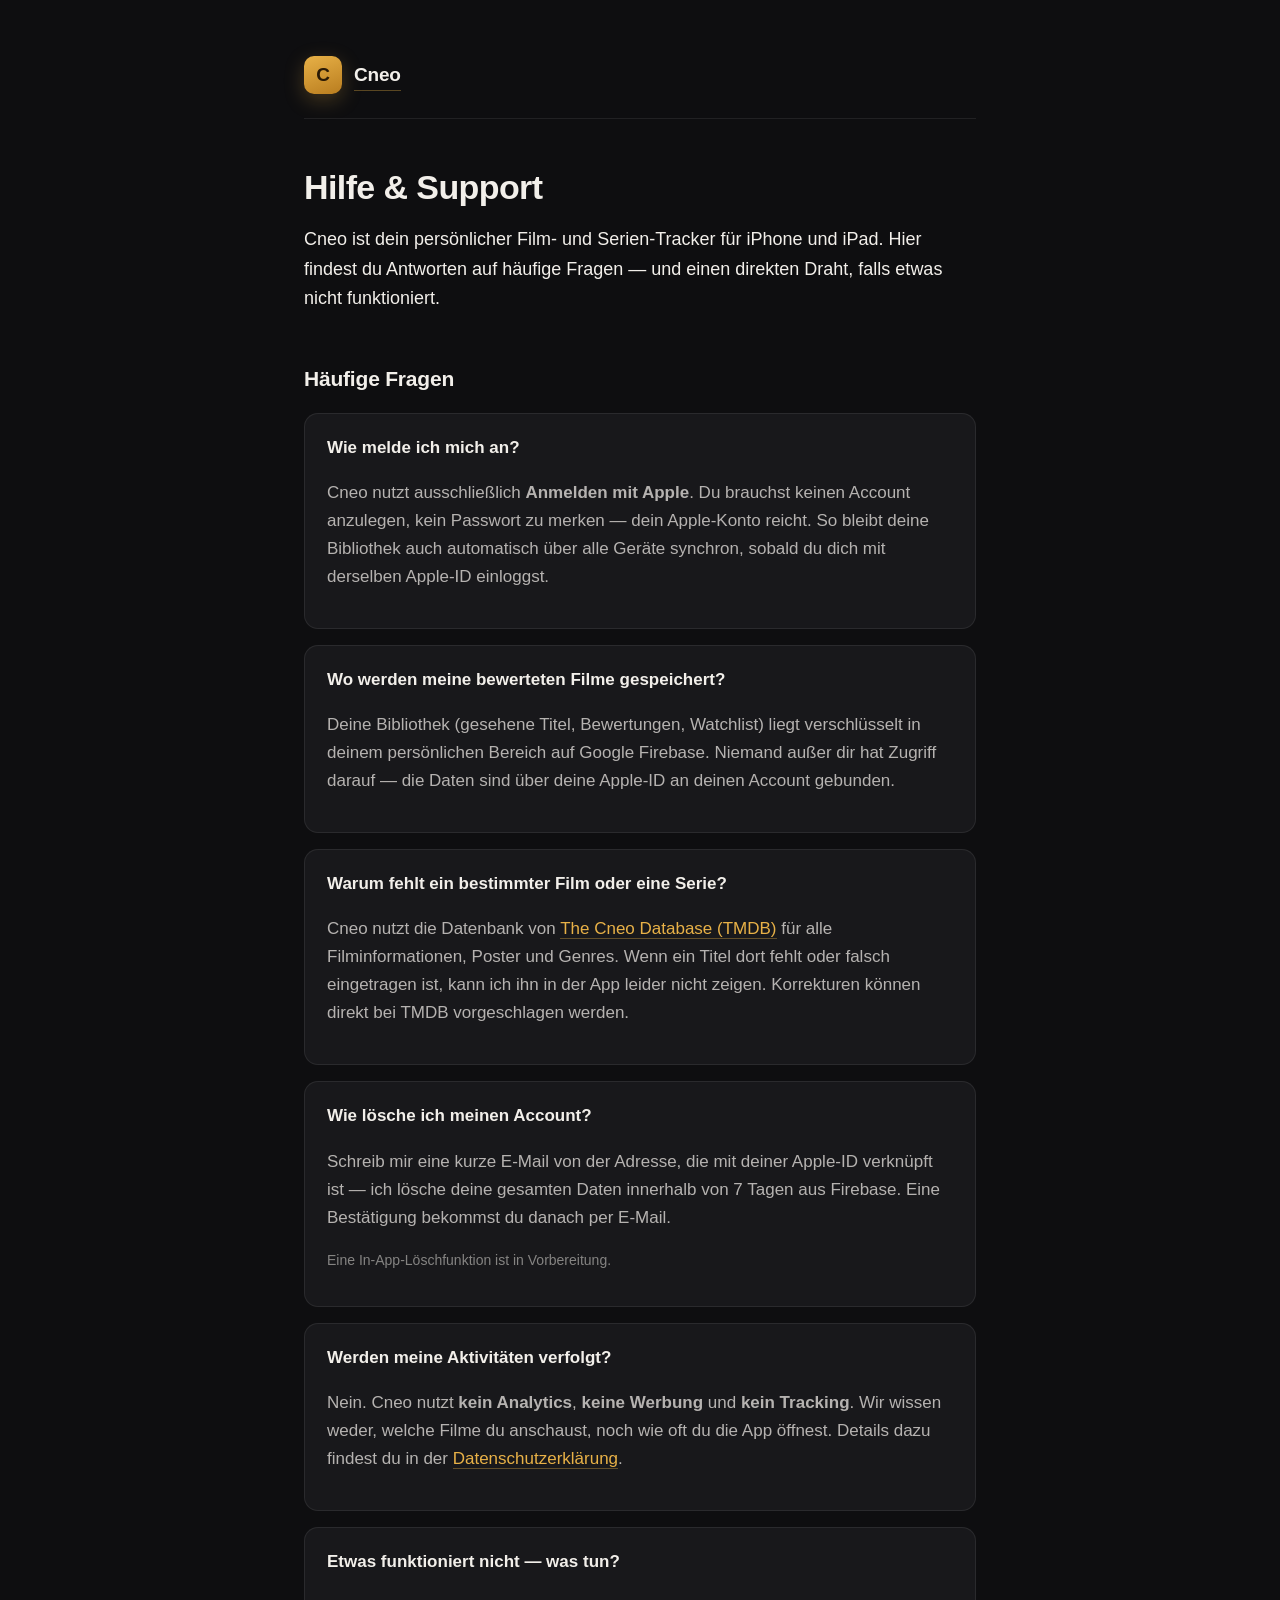
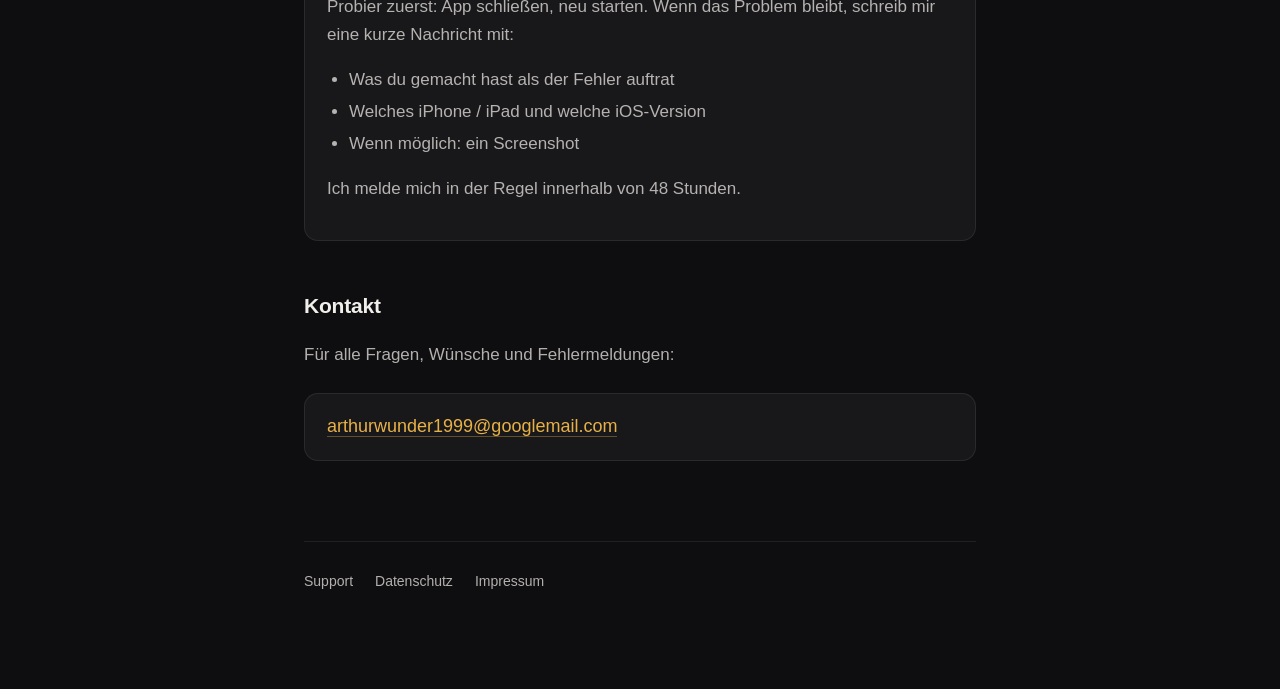
<file: index.html>
<!DOCTYPE html>
<html lang="de">
<head>
  <meta charset="UTF-8">
  <meta name="viewport" content="width=device-width, initial-scale=1.0">
  <meta name="robots" content="index, follow">
  <title>Cneo · Support</title>
  <meta name="description" content="Support und Hilfe zur Cneo-App – dein Film- und Serien-Tracker für iPhone und iPad.">
  <link rel="stylesheet" href="style.css">
</head>
<body>
  <div class="wrap">
    <header class="brand">
      <div class="logo">C</div>
      <a href="index.html" class="brand-link">Cneo</a>
    </header>

    <h1>Hilfe &amp; Support</h1>
    <p class="lead">Cneo ist dein persönlicher Film- und Serien-Tracker für iPhone und iPad. Hier findest du Antworten auf häufige Fragen — und einen direkten Draht, falls etwas nicht funktioniert.</p>

    <h2>Häufige Fragen</h2>

    <div class="card">
      <h3>Wie melde ich mich an?</h3>
      <p>Cneo nutzt ausschließlich <strong>Anmelden mit Apple</strong>. Du brauchst keinen Account anzulegen, kein Passwort zu merken — dein Apple-Konto reicht. So bleibt deine Bibliothek auch automatisch über alle Geräte synchron, sobald du dich mit derselben Apple-ID einloggst.</p>
    </div>

    <div class="card">
      <h3>Wo werden meine bewerteten Filme gespeichert?</h3>
      <p>Deine Bibliothek (gesehene Titel, Bewertungen, Watchlist) liegt verschlüsselt in deinem persönlichen Bereich auf Google Firebase. Niemand außer dir hat Zugriff darauf — die Daten sind über deine Apple-ID an deinen Account gebunden.</p>
    </div>

    <div class="card">
      <h3>Warum fehlt ein bestimmter Film oder eine Serie?</h3>
      <p>Cneo nutzt die Datenbank von <a href="https://www.themoviedb.org" target="_blank" rel="noopener">The Cneo Database (TMDB)</a> für alle Filminformationen, Poster und Genres. Wenn ein Titel dort fehlt oder falsch eingetragen ist, kann ich ihn in der App leider nicht zeigen. Korrekturen können direkt bei TMDB vorgeschlagen werden.</p>
    </div>

    <div class="card">
      <h3>Wie lösche ich meinen Account?</h3>
      <p>Schreib mir eine kurze E-Mail von der Adresse, die mit deiner Apple-ID verknüpft ist — ich lösche deine gesamten Daten innerhalb von 7 Tagen aus Firebase. Eine Bestätigung bekommst du danach per E-Mail.</p>
      <p class="meta">Eine In-App-Löschfunktion ist in Vorbereitung.</p>
    </div>

    <div class="card">
      <h3>Werden meine Aktivitäten verfolgt?</h3>
      <p>Nein. Cneo nutzt <strong>kein Analytics</strong>, <strong>keine Werbung</strong> und <strong>kein Tracking</strong>. Wir wissen weder, welche Filme du anschaust, noch wie oft du die App öffnest. Details dazu findest du in der <a href="datenschutz.html">Datenschutzerklärung</a>.</p>
    </div>

    <div class="card">
      <h3>Etwas funktioniert nicht — was tun?</h3>
      <p>Probier zuerst: App schließen, neu starten. Wenn das Problem bleibt, schreib mir eine kurze Nachricht mit:</p>
      <ul>
        <li>Was du gemacht hast als der Fehler auftrat</li>
        <li>Welches iPhone / iPad und welche iOS-Version</li>
        <li>Wenn möglich: ein Screenshot</li>
      </ul>
      <p>Ich melde mich in der Regel innerhalb von 48 Stunden.</p>
    </div>

    <h2>Kontakt</h2>
    <p>Für alle Fragen, Wünsche und Fehlermeldungen:</p>
    <div class="contact">
      <a href="mailto:arthurwunder1999@googlemail.com">arthurwunder1999@googlemail.com</a>
    </div>

    <footer>
      <a href="index.html">Support</a>
      <a href="datenschutz.html">Datenschutz</a>
      <a href="impressum.html">Impressum</a>
    </footer>
  </div>
</body>
</html>
</file>
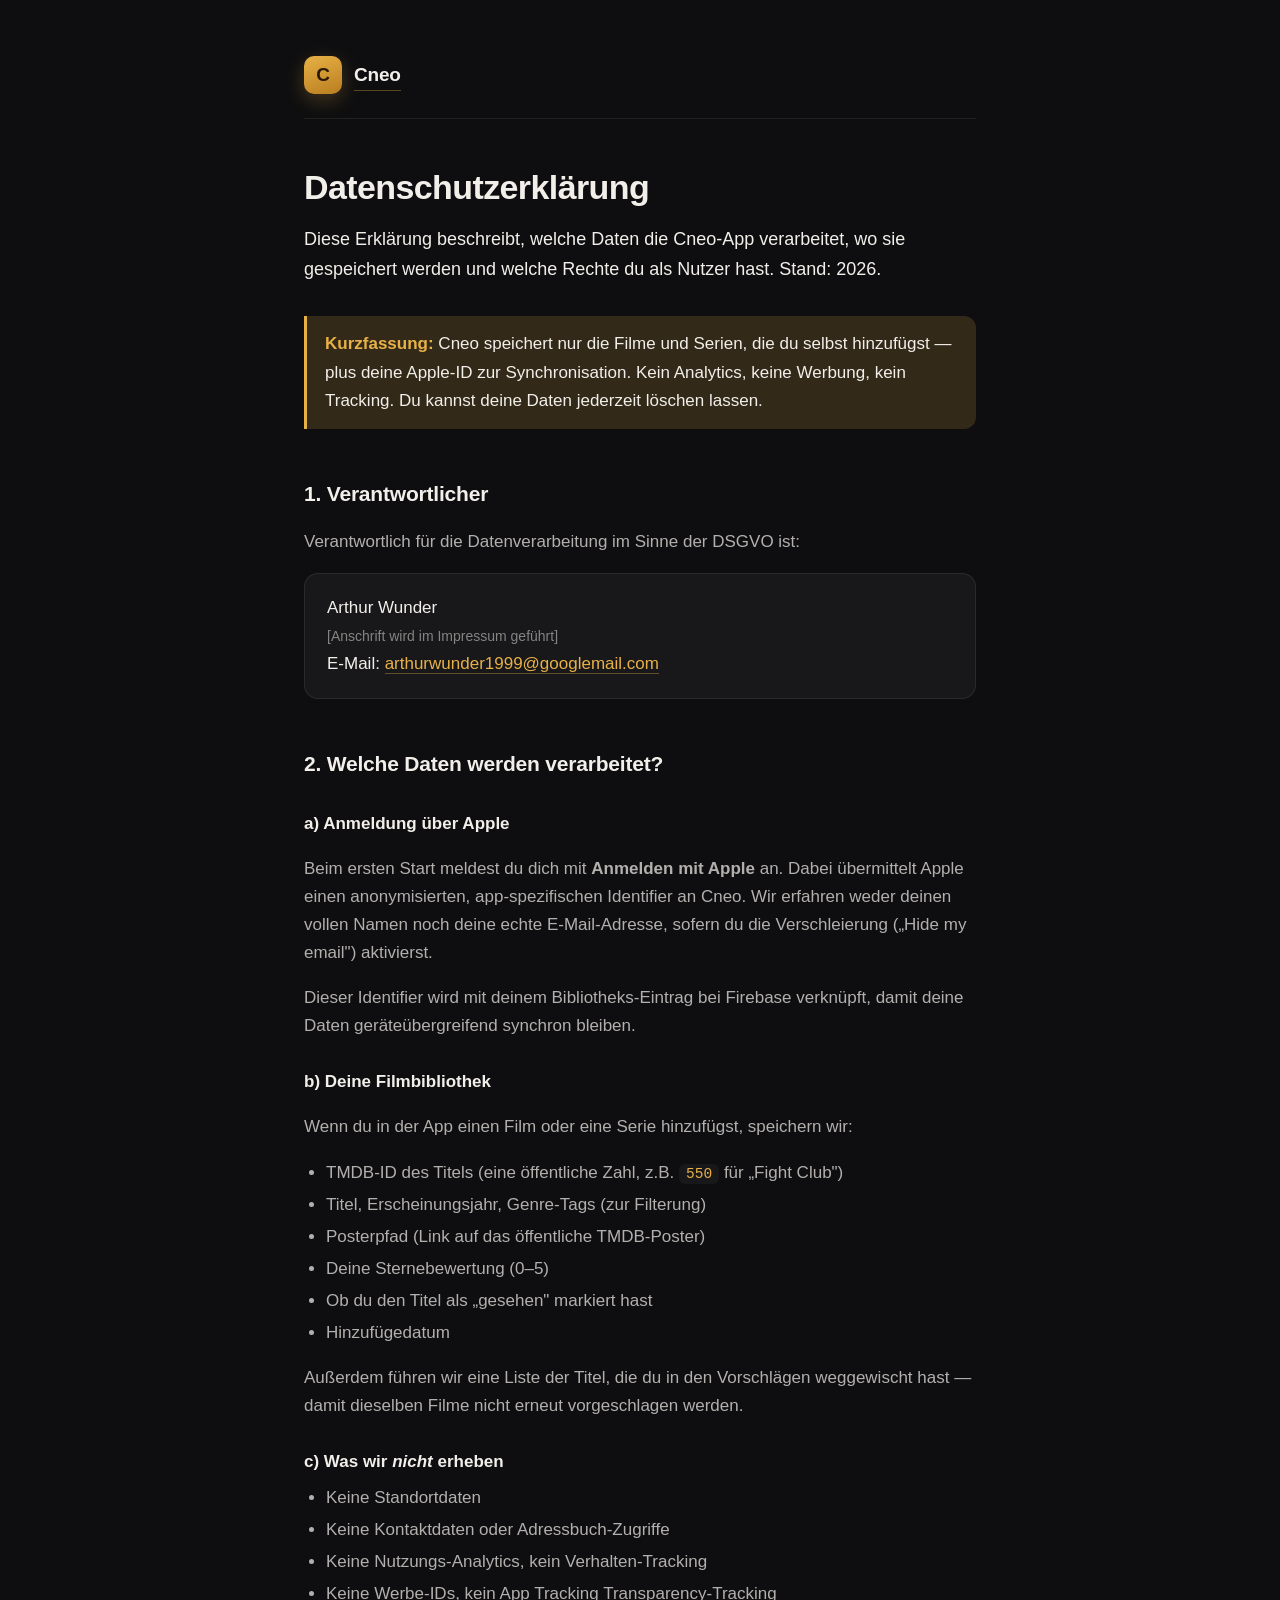
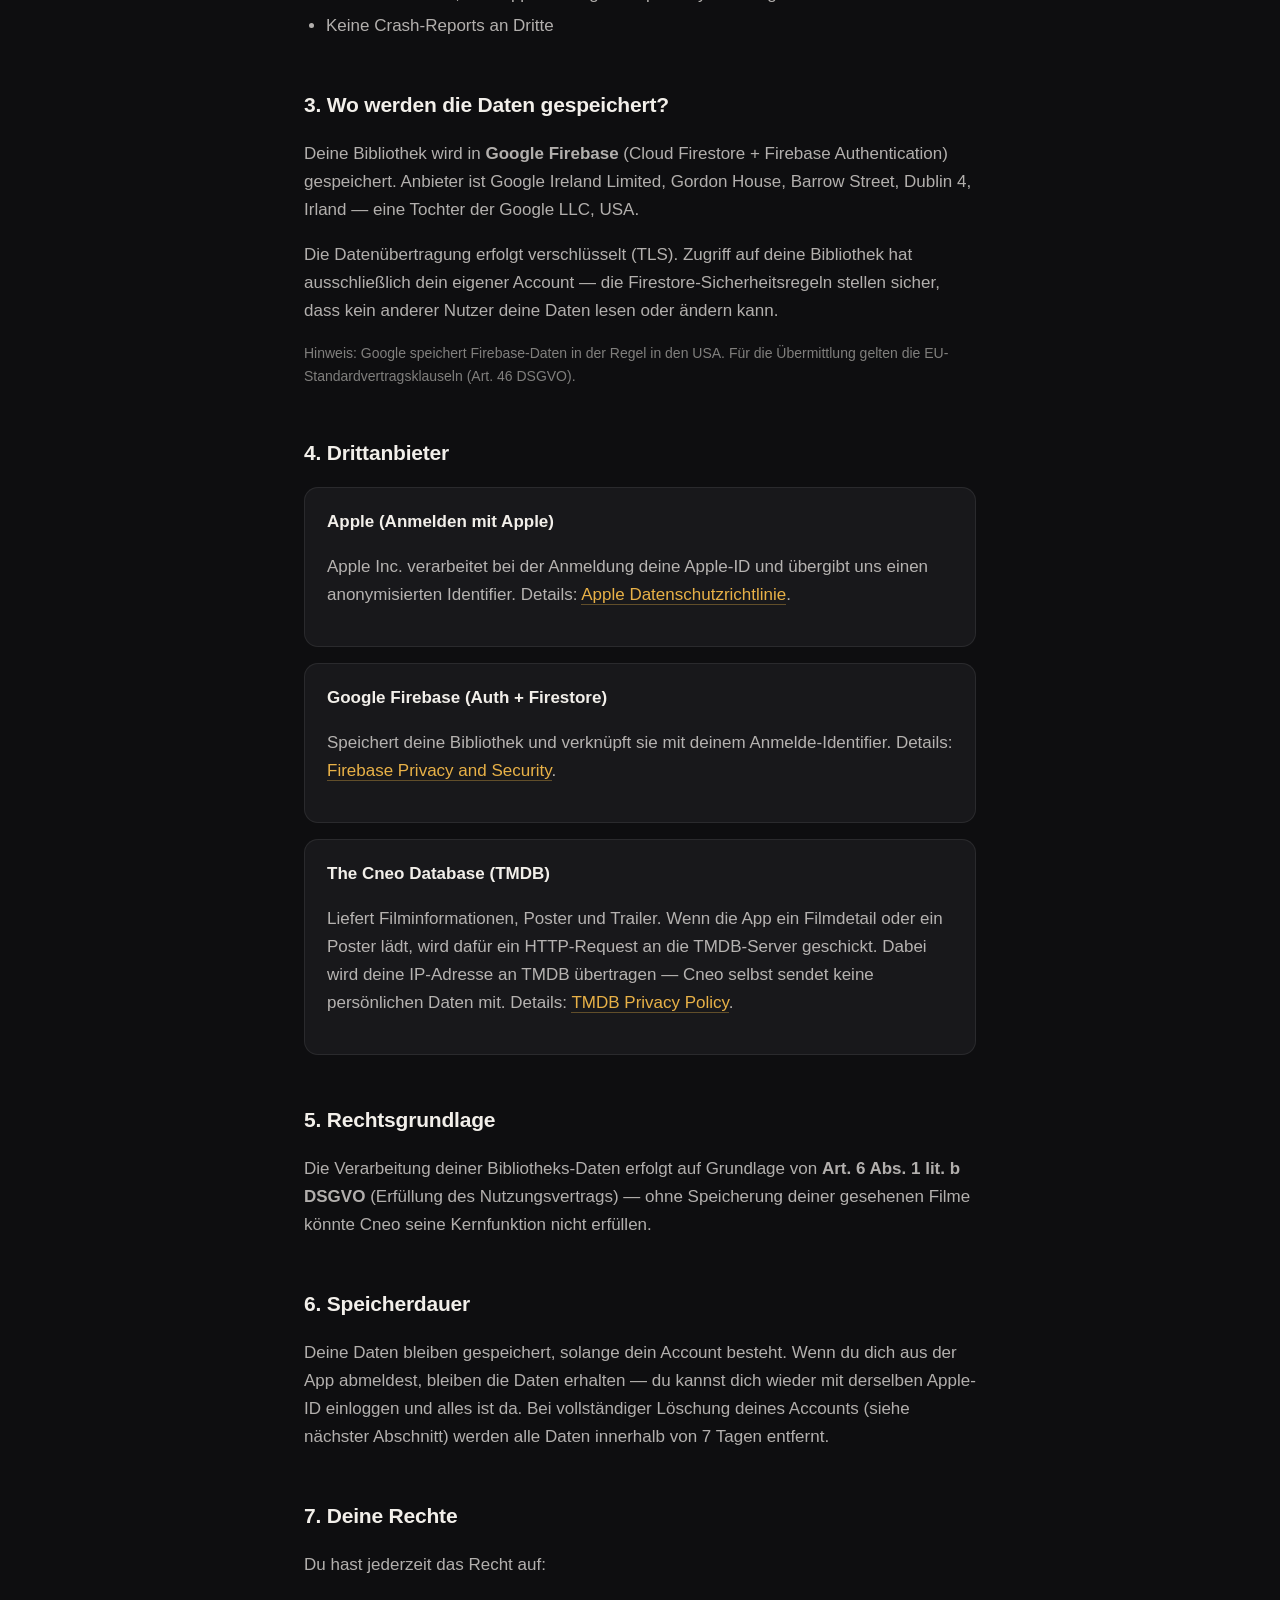
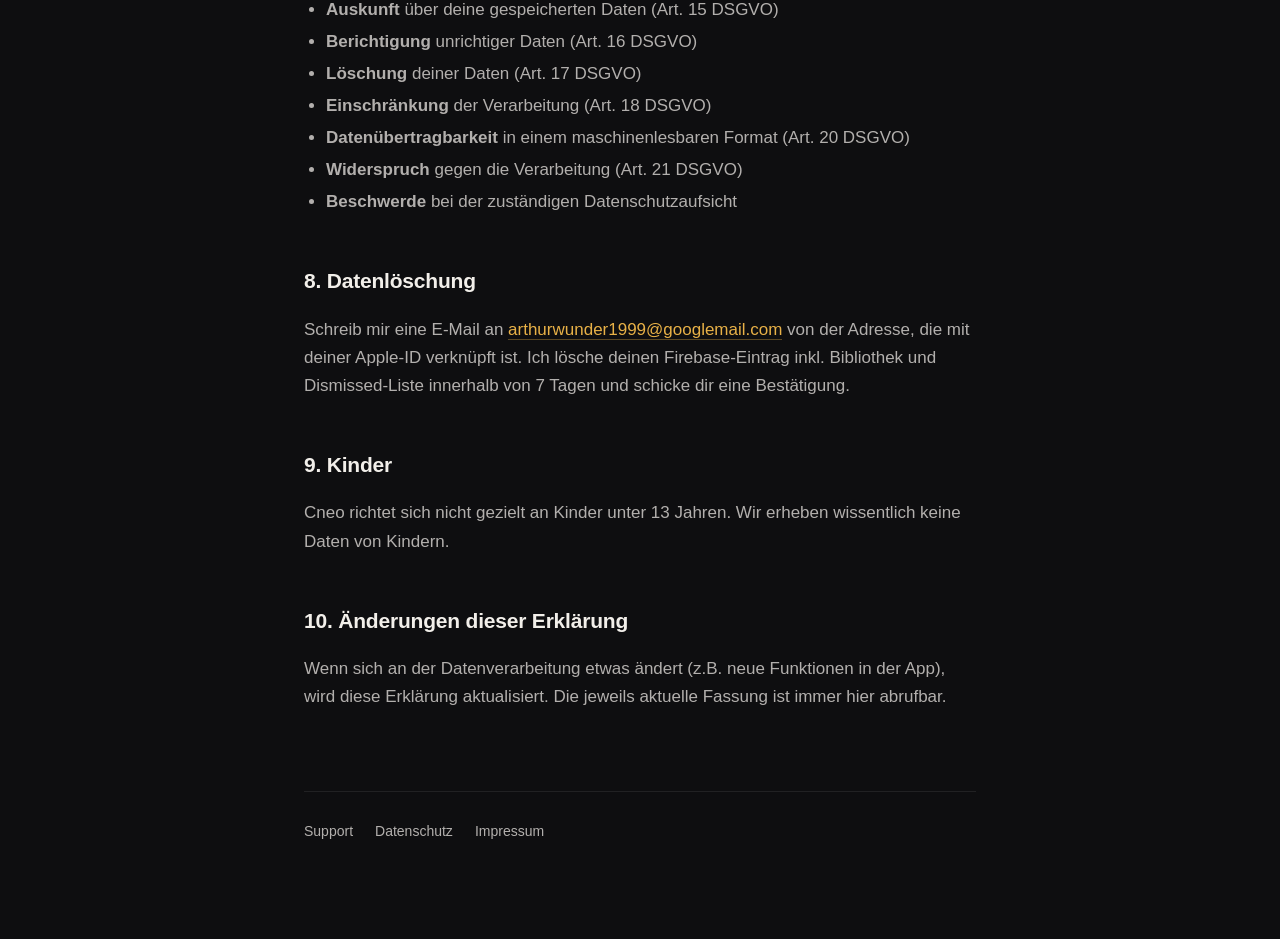
<file: datenschutz.html>
<!DOCTYPE html>
<html lang="de">
<head>
  <meta charset="UTF-8">
  <meta name="viewport" content="width=device-width, initial-scale=1.0">
  <meta name="robots" content="index, follow">
  <title>Cneo · Datenschutzerklärung</title>
  <meta name="description" content="Datenschutzerklärung der Cneo-App nach DSGVO. Was wir speichern, wo, und welche Rechte du hast.">
  <link rel="stylesheet" href="style.css">
</head>
<body>
  <div class="wrap">
    <header class="brand">
      <div class="logo">C</div>
      <a href="index.html" class="brand-link">Cneo</a>
    </header>

    <h1>Datenschutzerklärung</h1>
    <p class="lead">Diese Erklärung beschreibt, welche Daten die Cneo-App verarbeitet, wo sie gespeichert werden und welche Rechte du als Nutzer hast. Stand: 2026.</p>

    <div class="note">
      <strong>Kurzfassung:</strong> Cneo speichert nur die Filme und Serien, die du selbst hinzufügst — plus deine Apple-ID zur Synchronisation. Kein Analytics, keine Werbung, kein Tracking. Du kannst deine Daten jederzeit löschen lassen.
    </div>

    <h2>1. Verantwortlicher</h2>
    <p>Verantwortlich für die Datenverarbeitung im Sinne der DSGVO ist:</p>
    <div class="card">
      Arthur Wunder<br>
      <span class="meta">[Anschrift wird im Impressum geführt]</span><br>
      E-Mail: <a href="mailto:arthurwunder1999@googlemail.com">arthurwunder1999@googlemail.com</a>
    </div>

    <h2>2. Welche Daten werden verarbeitet?</h2>

    <h3>a) Anmeldung über Apple</h3>
    <p>Beim ersten Start meldest du dich mit <strong>Anmelden mit Apple</strong> an. Dabei übermittelt Apple einen anonymisierten, app-spezifischen Identifier an Cneo. Wir erfahren weder deinen vollen Namen noch deine echte E-Mail-Adresse, sofern du die Verschleierung („Hide my email") aktivierst.</p>
    <p>Dieser Identifier wird mit deinem Bibliotheks-Eintrag bei Firebase verknüpft, damit deine Daten geräteübergreifend synchron bleiben.</p>

    <h3>b) Deine Filmbibliothek</h3>
    <p>Wenn du in der App einen Film oder eine Serie hinzufügst, speichern wir:</p>
    <ul>
      <li>TMDB-ID des Titels (eine öffentliche Zahl, z.B. <code>550</code> für „Fight Club")</li>
      <li>Titel, Erscheinungsjahr, Genre-Tags (zur Filterung)</li>
      <li>Posterpfad (Link auf das öffentliche TMDB-Poster)</li>
      <li>Deine Sternebewertung (0–5)</li>
      <li>Ob du den Titel als „gesehen" markiert hast</li>
      <li>Hinzufügedatum</li>
    </ul>
    <p>Außerdem führen wir eine Liste der Titel, die du in den Vorschlägen weggewischt hast — damit dieselben Filme nicht erneut vorgeschlagen werden.</p>

    <h3>c) Was wir <em>nicht</em> erheben</h3>
    <ul>
      <li>Keine Standortdaten</li>
      <li>Keine Kontaktdaten oder Adressbuch-Zugriffe</li>
      <li>Keine Nutzungs-Analytics, kein Verhalten-Tracking</li>
      <li>Keine Werbe-IDs, kein App Tracking Transparency-Tracking</li>
      <li>Keine Crash-Reports an Dritte</li>
    </ul>

    <h2>3. Wo werden die Daten gespeichert?</h2>
    <p>Deine Bibliothek wird in <strong>Google Firebase</strong> (Cloud Firestore + Firebase Authentication) gespeichert. Anbieter ist Google Ireland Limited, Gordon House, Barrow Street, Dublin 4, Irland — eine Tochter der Google LLC, USA.</p>
    <p>Die Datenübertragung erfolgt verschlüsselt (TLS). Zugriff auf deine Bibliothek hat ausschließlich dein eigener Account — die Firestore-Sicherheitsregeln stellen sicher, dass kein anderer Nutzer deine Daten lesen oder ändern kann.</p>
    <p class="meta">Hinweis: Google speichert Firebase-Daten in der Regel in den USA. Für die Übermittlung gelten die EU-Standardvertragsklauseln (Art. 46 DSGVO).</p>

    <h2>4. Drittanbieter</h2>
    <div class="card">
      <h3>Apple (Anmelden mit Apple)</h3>
      <p>Apple Inc. verarbeitet bei der Anmeldung deine Apple-ID und übergibt uns einen anonymisierten Identifier. Details: <a href="https://www.apple.com/legal/privacy/de-ww/" target="_blank" rel="noopener">Apple Datenschutzrichtlinie</a>.</p>
    </div>

    <div class="card">
      <h3>Google Firebase (Auth + Firestore)</h3>
      <p>Speichert deine Bibliothek und verknüpft sie mit deinem Anmelde-Identifier. Details: <a href="https://firebase.google.com/support/privacy" target="_blank" rel="noopener">Firebase Privacy and Security</a>.</p>
    </div>

    <div class="card">
      <h3>The Cneo Database (TMDB)</h3>
      <p>Liefert Filminformationen, Poster und Trailer. Wenn die App ein Filmdetail oder ein Poster lädt, wird dafür ein HTTP-Request an die TMDB-Server geschickt. Dabei wird deine IP-Adresse an TMDB übertragen — Cneo selbst sendet keine persönlichen Daten mit. Details: <a href="https://www.themoviedb.org/privacy-policy" target="_blank" rel="noopener">TMDB Privacy Policy</a>.</p>
    </div>

    <h2>5. Rechtsgrundlage</h2>
    <p>Die Verarbeitung deiner Bibliotheks-Daten erfolgt auf Grundlage von <strong>Art. 6 Abs. 1 lit. b DSGVO</strong> (Erfüllung des Nutzungsvertrags) — ohne Speicherung deiner gesehenen Filme könnte Cneo seine Kernfunktion nicht erfüllen.</p>

    <h2>6. Speicherdauer</h2>
    <p>Deine Daten bleiben gespeichert, solange dein Account besteht. Wenn du dich aus der App abmeldest, bleiben die Daten erhalten — du kannst dich wieder mit derselben Apple-ID einloggen und alles ist da. Bei vollständiger Löschung deines Accounts (siehe nächster Abschnitt) werden alle Daten innerhalb von 7 Tagen entfernt.</p>

    <h2>7. Deine Rechte</h2>
    <p>Du hast jederzeit das Recht auf:</p>
    <ul>
      <li><strong>Auskunft</strong> über deine gespeicherten Daten (Art. 15 DSGVO)</li>
      <li><strong>Berichtigung</strong> unrichtiger Daten (Art. 16 DSGVO)</li>
      <li><strong>Löschung</strong> deiner Daten (Art. 17 DSGVO)</li>
      <li><strong>Einschränkung</strong> der Verarbeitung (Art. 18 DSGVO)</li>
      <li><strong>Datenübertragbarkeit</strong> in einem maschinenlesbaren Format (Art. 20 DSGVO)</li>
      <li><strong>Widerspruch</strong> gegen die Verarbeitung (Art. 21 DSGVO)</li>
      <li><strong>Beschwerde</strong> bei der zuständigen Datenschutzaufsicht</li>
    </ul>

    <h2>8. Datenlöschung</h2>
    <p>Schreib mir eine E-Mail an <a href="mailto:arthurwunder1999@googlemail.com">arthurwunder1999@googlemail.com</a> von der Adresse, die mit deiner Apple-ID verknüpft ist. Ich lösche deinen Firebase-Eintrag inkl. Bibliothek und Dismissed-Liste innerhalb von 7 Tagen und schicke dir eine Bestätigung.</p>

    <h2>9. Kinder</h2>
    <p>Cneo richtet sich nicht gezielt an Kinder unter 13 Jahren. Wir erheben wissentlich keine Daten von Kindern.</p>

    <h2>10. Änderungen dieser Erklärung</h2>
    <p>Wenn sich an der Datenverarbeitung etwas ändert (z.B. neue Funktionen in der App), wird diese Erklärung aktualisiert. Die jeweils aktuelle Fassung ist immer hier abrufbar.</p>

    <footer>
      <a href="index.html">Support</a>
      <a href="datenschutz.html">Datenschutz</a>
      <a href="impressum.html">Impressum</a>
    </footer>
  </div>
</body>
</html>
</file>
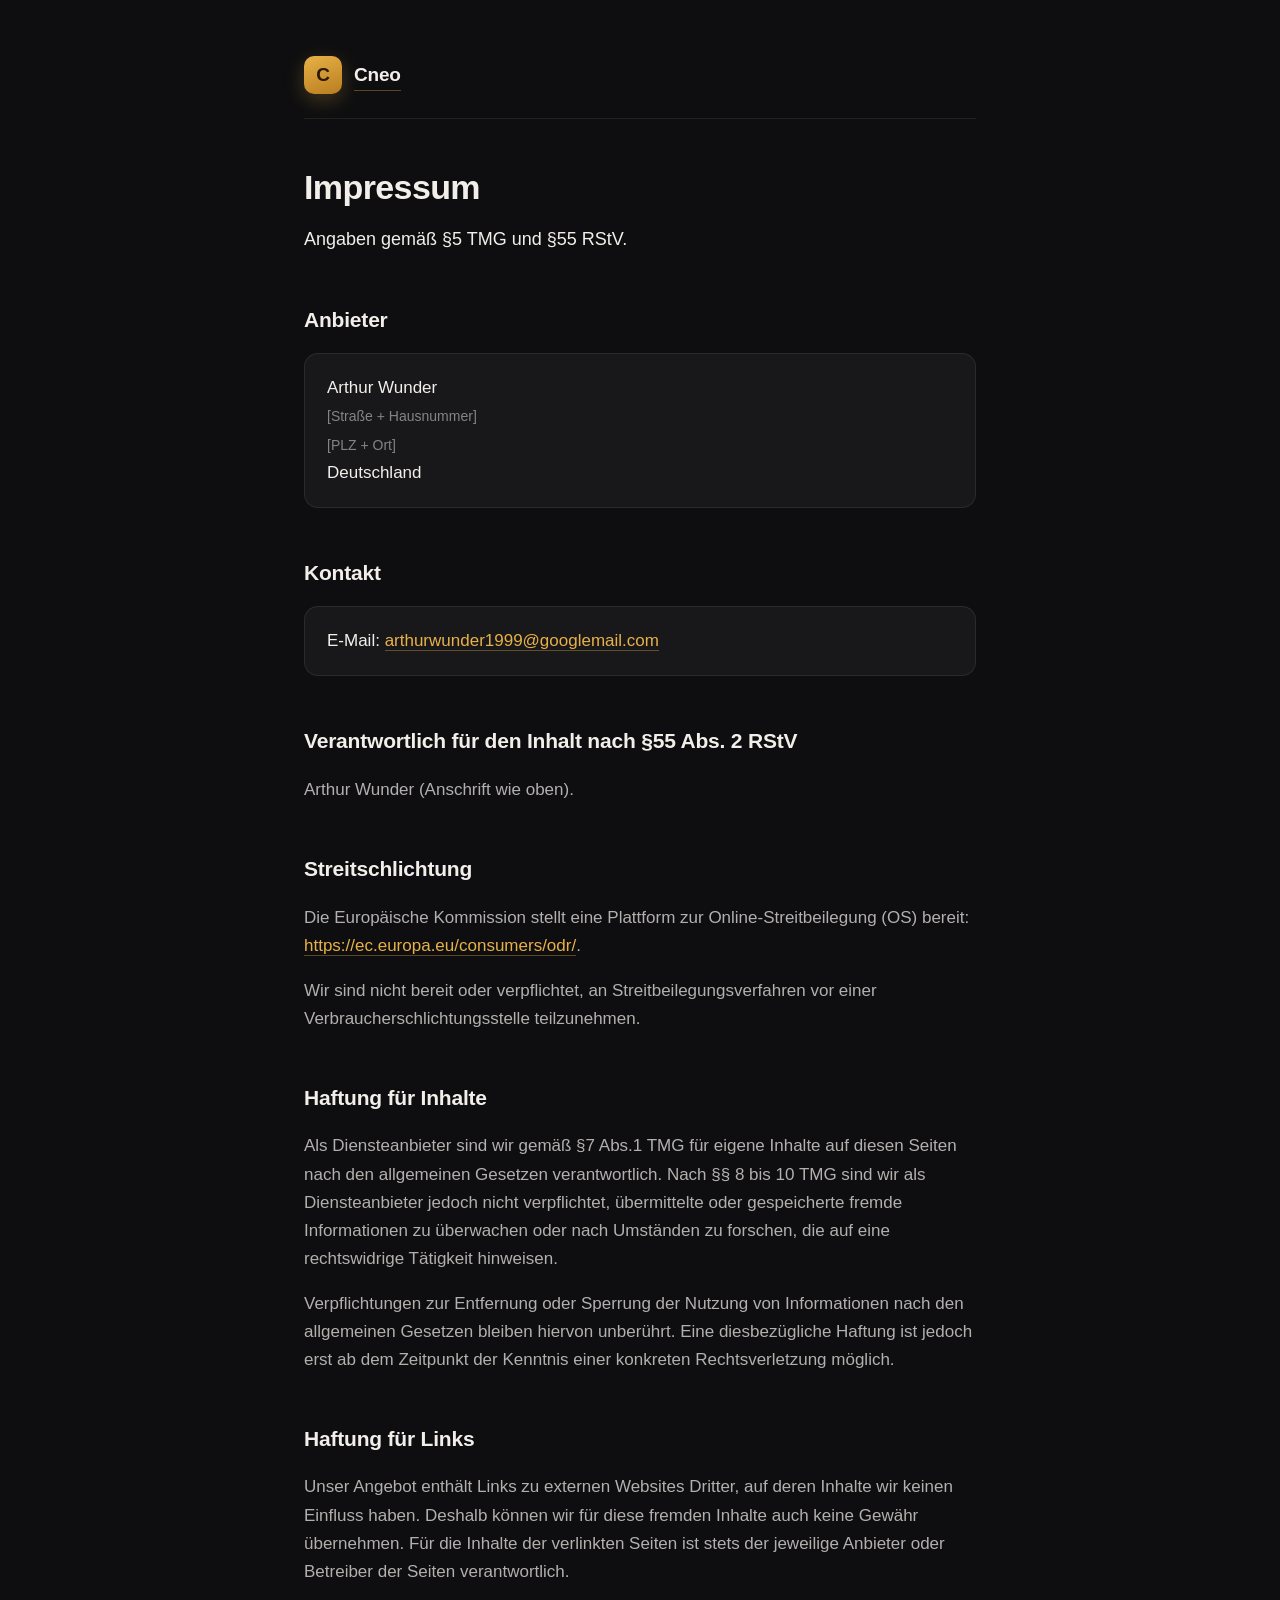
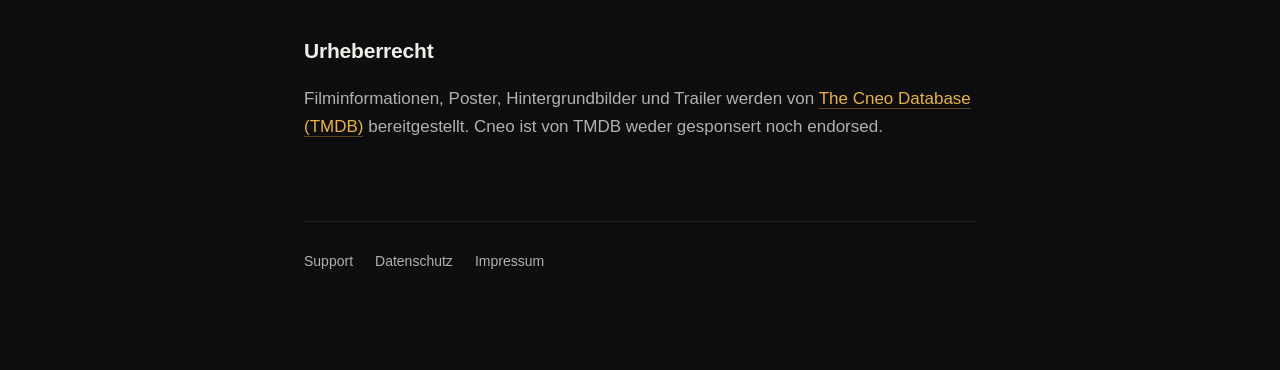
<file: impressum.html>
<!DOCTYPE html>
<html lang="de">
<head>
  <meta charset="UTF-8">
  <meta name="viewport" content="width=device-width, initial-scale=1.0">
  <meta name="robots" content="index, follow">
  <title>Cneo · Impressum</title>
  <meta name="description" content="Impressum der Cneo-App nach §5 TMG.">
  <link rel="stylesheet" href="style.css">
</head>
<body>
  <div class="wrap">
    <header class="brand">
      <div class="logo">C</div>
      <a href="index.html" class="brand-link">Cneo</a>
    </header>

    <h1>Impressum</h1>
    <p class="lead">Angaben gemäß §5 TMG und §55 RStV.</p>

    <h2>Anbieter</h2>
    <div class="card">
      Arthur Wunder<br>
      <span class="meta">[Straße + Hausnummer]</span><br>
      <span class="meta">[PLZ + Ort]</span><br>
      Deutschland
    </div>

    <h2>Kontakt</h2>
    <div class="card">
      E-Mail: <a href="mailto:arthurwunder1999@googlemail.com">arthurwunder1999@googlemail.com</a>
    </div>

    <h2>Verantwortlich für den Inhalt nach §55 Abs. 2 RStV</h2>
    <p>Arthur Wunder (Anschrift wie oben).</p>

    <h2>Streitschlichtung</h2>
    <p>Die Europäische Kommission stellt eine Plattform zur Online-Streitbeilegung (OS) bereit: <a href="https://ec.europa.eu/consumers/odr/" target="_blank" rel="noopener">https://ec.europa.eu/consumers/odr/</a>.</p>
    <p>Wir sind nicht bereit oder verpflichtet, an Streitbeilegungsverfahren vor einer Verbraucherschlichtungsstelle teilzunehmen.</p>

    <h2>Haftung für Inhalte</h2>
    <p>Als Diensteanbieter sind wir gemäß §7 Abs.1 TMG für eigene Inhalte auf diesen Seiten nach den allgemeinen Gesetzen verantwortlich. Nach §§ 8 bis 10 TMG sind wir als Diensteanbieter jedoch nicht verpflichtet, übermittelte oder gespeicherte fremde Informationen zu überwachen oder nach Umständen zu forschen, die auf eine rechtswidrige Tätigkeit hinweisen.</p>
    <p>Verpflichtungen zur Entfernung oder Sperrung der Nutzung von Informationen nach den allgemeinen Gesetzen bleiben hiervon unberührt. Eine diesbezügliche Haftung ist jedoch erst ab dem Zeitpunkt der Kenntnis einer konkreten Rechtsverletzung möglich.</p>

    <h2>Haftung für Links</h2>
    <p>Unser Angebot enthält Links zu externen Websites Dritter, auf deren Inhalte wir keinen Einfluss haben. Deshalb können wir für diese fremden Inhalte auch keine Gewähr übernehmen. Für die Inhalte der verlinkten Seiten ist stets der jeweilige Anbieter oder Betreiber der Seiten verantwortlich.</p>

    <h2>Urheberrecht</h2>
    <p>Filminformationen, Poster, Hintergrundbilder und Trailer werden von <a href="https://www.themoviedb.org" target="_blank" rel="noopener">The Cneo Database (TMDB)</a> bereitgestellt. Cneo ist von TMDB weder gesponsert noch endorsed.</p>

    <footer>
      <a href="index.html">Support</a>
      <a href="datenschutz.html">Datenschutz</a>
      <a href="impressum.html">Impressum</a>
    </footer>
  </div>
</body>
</html>
</file>
<file: style.css>
:root {
  --bg: #0E0E10;
  --bg-elev: #18181B;
  --border: rgba(255, 255, 255, 0.08);
  --text: #F2EFEA;
  --text-soft: rgba(242, 239, 234, 0.72);
  --text-mute: rgba(242, 239, 234, 0.5);
  --accent: #E8B147;
  --accent-soft: rgba(232, 177, 71, 0.16);
  --radius: 14px;
  --max: 720px;
}

* { box-sizing: border-box; }

html { -webkit-text-size-adjust: 100%; }

body {
  margin: 0;
  background: var(--bg);
  color: var(--text);
  font-family: -apple-system, BlinkMacSystemFont, "SF Pro Text", "Inter", Helvetica, Arial, sans-serif;
  font-size: 17px;
  line-height: 1.65;
  -webkit-font-smoothing: antialiased;
  -moz-osx-font-smoothing: grayscale;
}

.wrap {
  max-width: var(--max);
  margin: 0 auto;
  padding: 56px 24px 96px;
}

header.brand {
  display: flex;
  align-items: center;
  gap: 12px;
  margin-bottom: 48px;
  padding-bottom: 24px;
  border-bottom: 1px solid var(--border);
}

.brand .logo {
  width: 38px;
  height: 38px;
  border-radius: 10px;
  background: linear-gradient(160deg, #E8B147 0%, #B97D1F 100%);
  display: grid;
  place-items: center;
  color: #2A1A05;
  font-weight: 800;
  font-size: 19px;
  box-shadow: 0 6px 20px rgba(232, 177, 71, 0.25);
}

.brand a.brand-link {
  color: var(--text);
  text-decoration: none;
  font-weight: 700;
  font-size: 19px;
  letter-spacing: -0.2px;
}

h1 {
  font-size: 34px;
  line-height: 1.18;
  letter-spacing: -0.6px;
  margin: 0 0 12px;
  font-weight: 800;
}

h2 {
  font-size: 21px;
  font-weight: 700;
  letter-spacing: -0.2px;
  margin: 48px 0 12px;
}

h3 {
  font-size: 17px;
  font-weight: 700;
  margin: 28px 0 8px;
  color: var(--text);
}

p, li {
  color: var(--text-soft);
}

a {
  color: var(--accent);
  text-decoration: none;
  border-bottom: 1px solid rgba(232, 177, 71, 0.35);
  transition: border-color 0.15s ease;
}

a:hover { border-bottom-color: var(--accent); }

.lead {
  font-size: 18px;
  color: var(--text);
  margin-bottom: 32px;
}

ul {
  padding-left: 22px;
  margin: 8px 0 16px;
}

li { margin: 4px 0; }

.card {
  background: var(--bg-elev);
  border: 1px solid var(--border);
  border-radius: var(--radius);
  padding: 20px 22px;
  margin: 16px 0;
}

.card h3 { margin-top: 0; }

.note {
  border-left: 3px solid var(--accent);
  background: var(--accent-soft);
  padding: 14px 18px;
  border-radius: 0 12px 12px 0;
  margin: 24px 0;
  color: var(--text);
}

.note strong { color: var(--accent); }

.meta {
  color: var(--text-mute);
  font-size: 14px;
  margin-top: 6px;
}

footer {
  margin-top: 80px;
  padding-top: 28px;
  border-top: 1px solid var(--border);
  display: flex;
  gap: 22px;
  flex-wrap: wrap;
  font-size: 14px;
  color: var(--text-mute);
}

footer a {
  color: var(--text-soft);
  border-bottom: none;
}

footer a:hover { color: var(--accent); }

.contact {
  font-size: 18px;
  background: var(--bg-elev);
  border: 1px solid var(--border);
  border-radius: var(--radius);
  padding: 18px 22px;
  margin: 24px 0 0;
}

code {
  background: var(--bg-elev);
  padding: 2px 7px;
  border-radius: 6px;
  font-size: 14.5px;
  color: var(--accent);
  font-family: ui-monospace, "SF Mono", Menlo, monospace;
}

@media (max-width: 540px) {
  .wrap { padding: 40px 20px 72px; }
  h1 { font-size: 28px; }
  h2 { font-size: 19px; margin-top: 36px; }
  body { font-size: 16px; }
}
</file>
